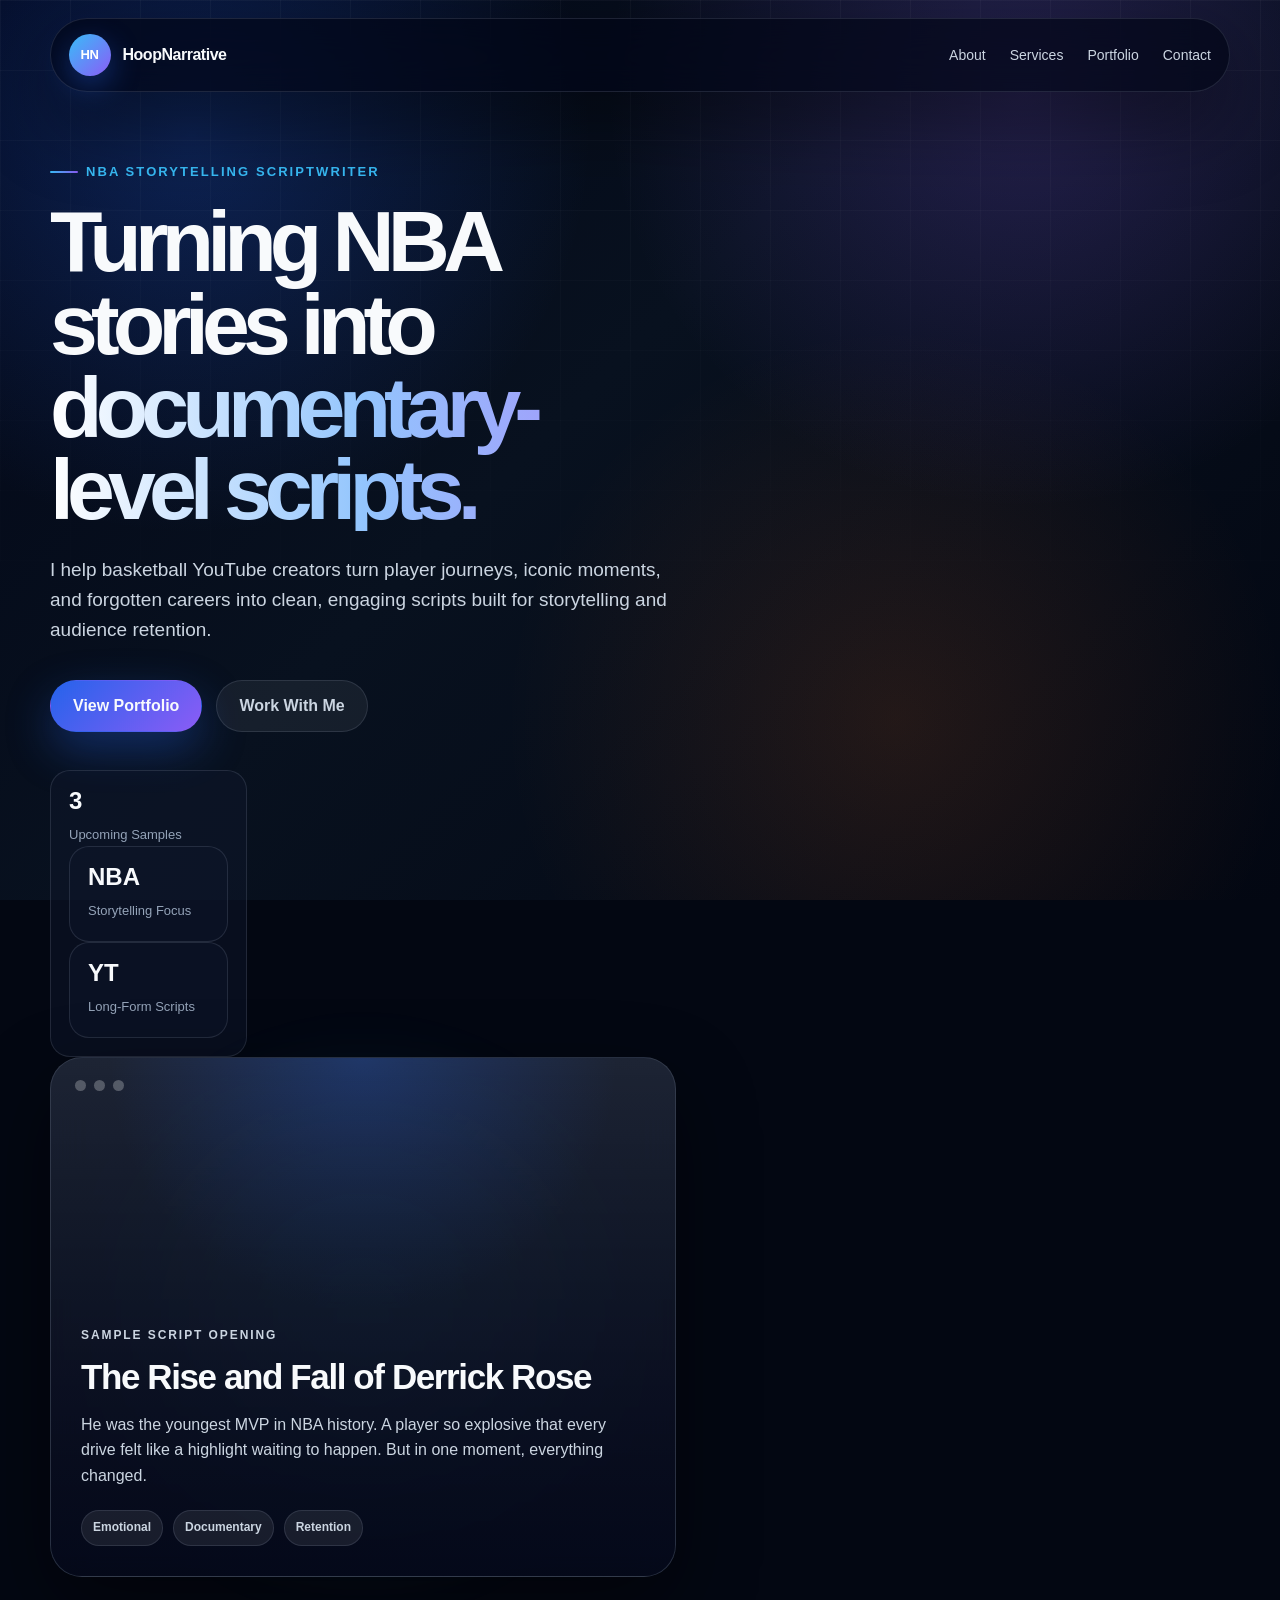
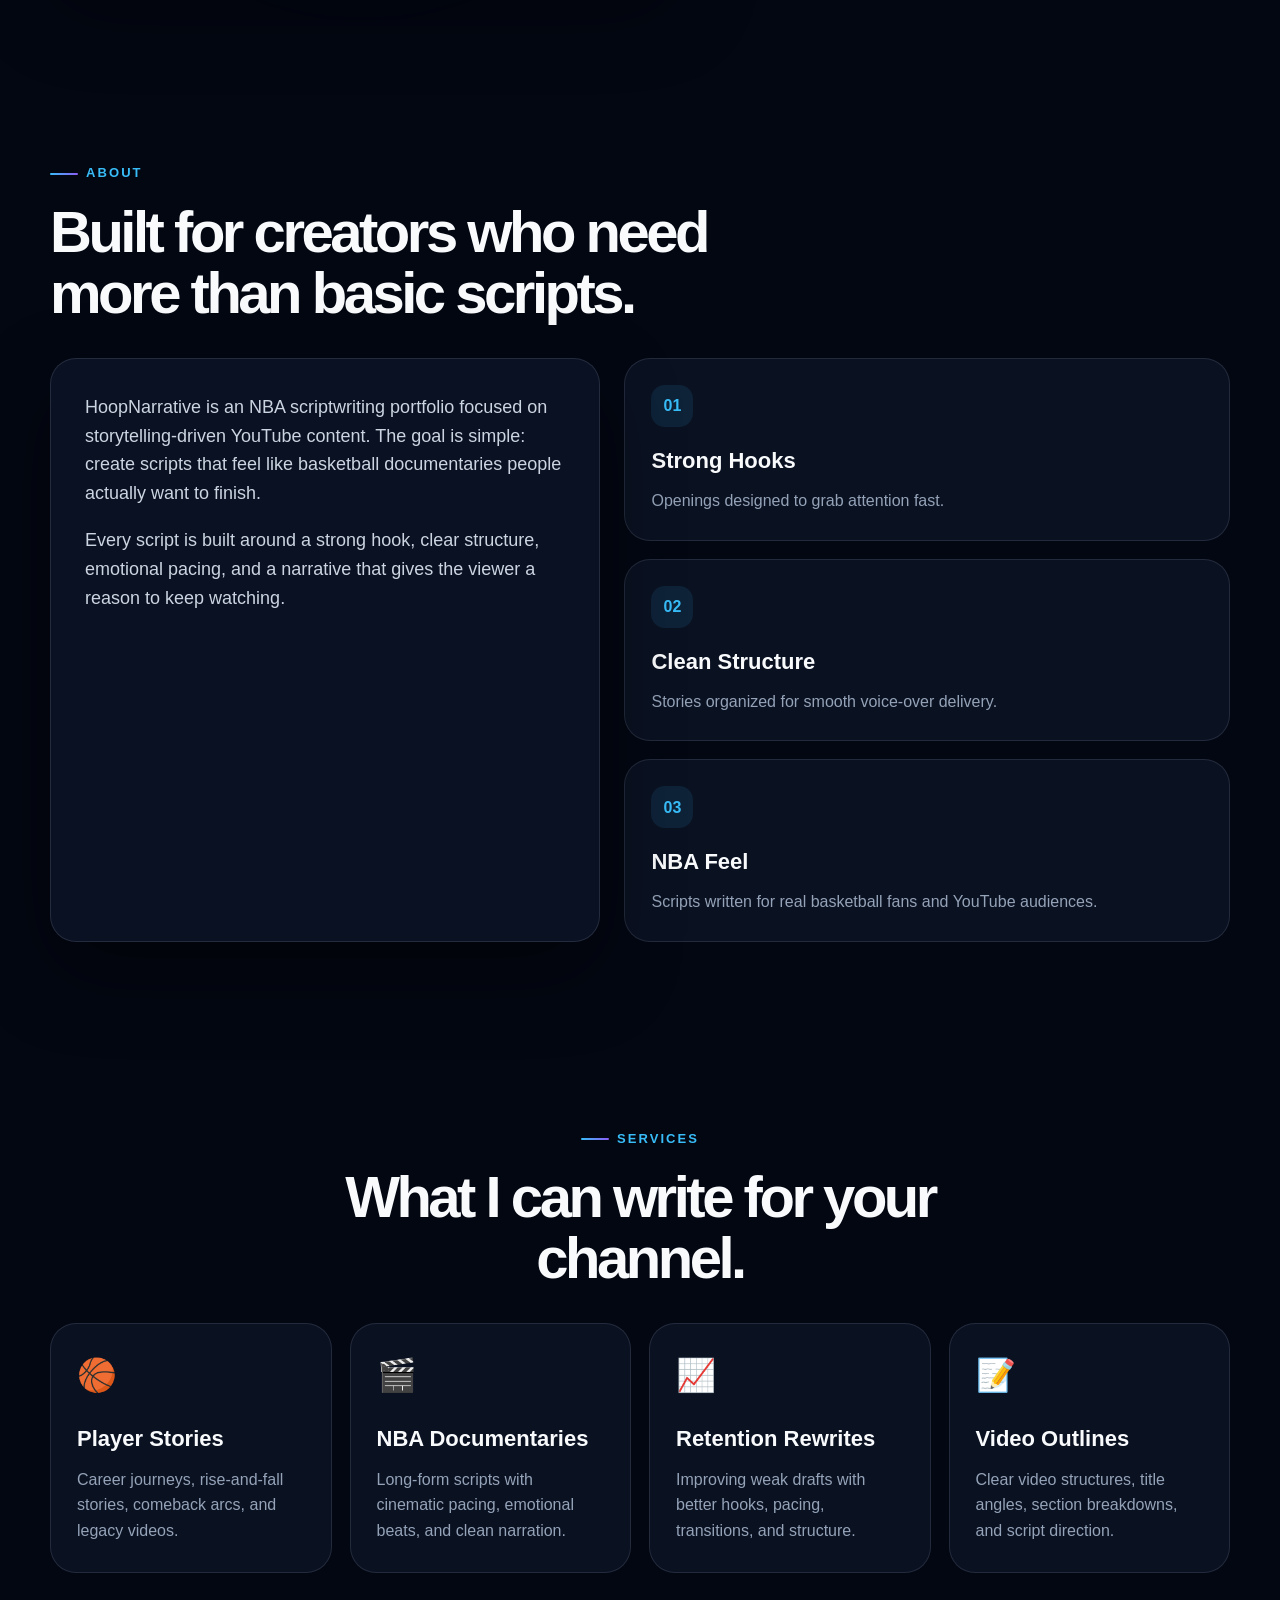
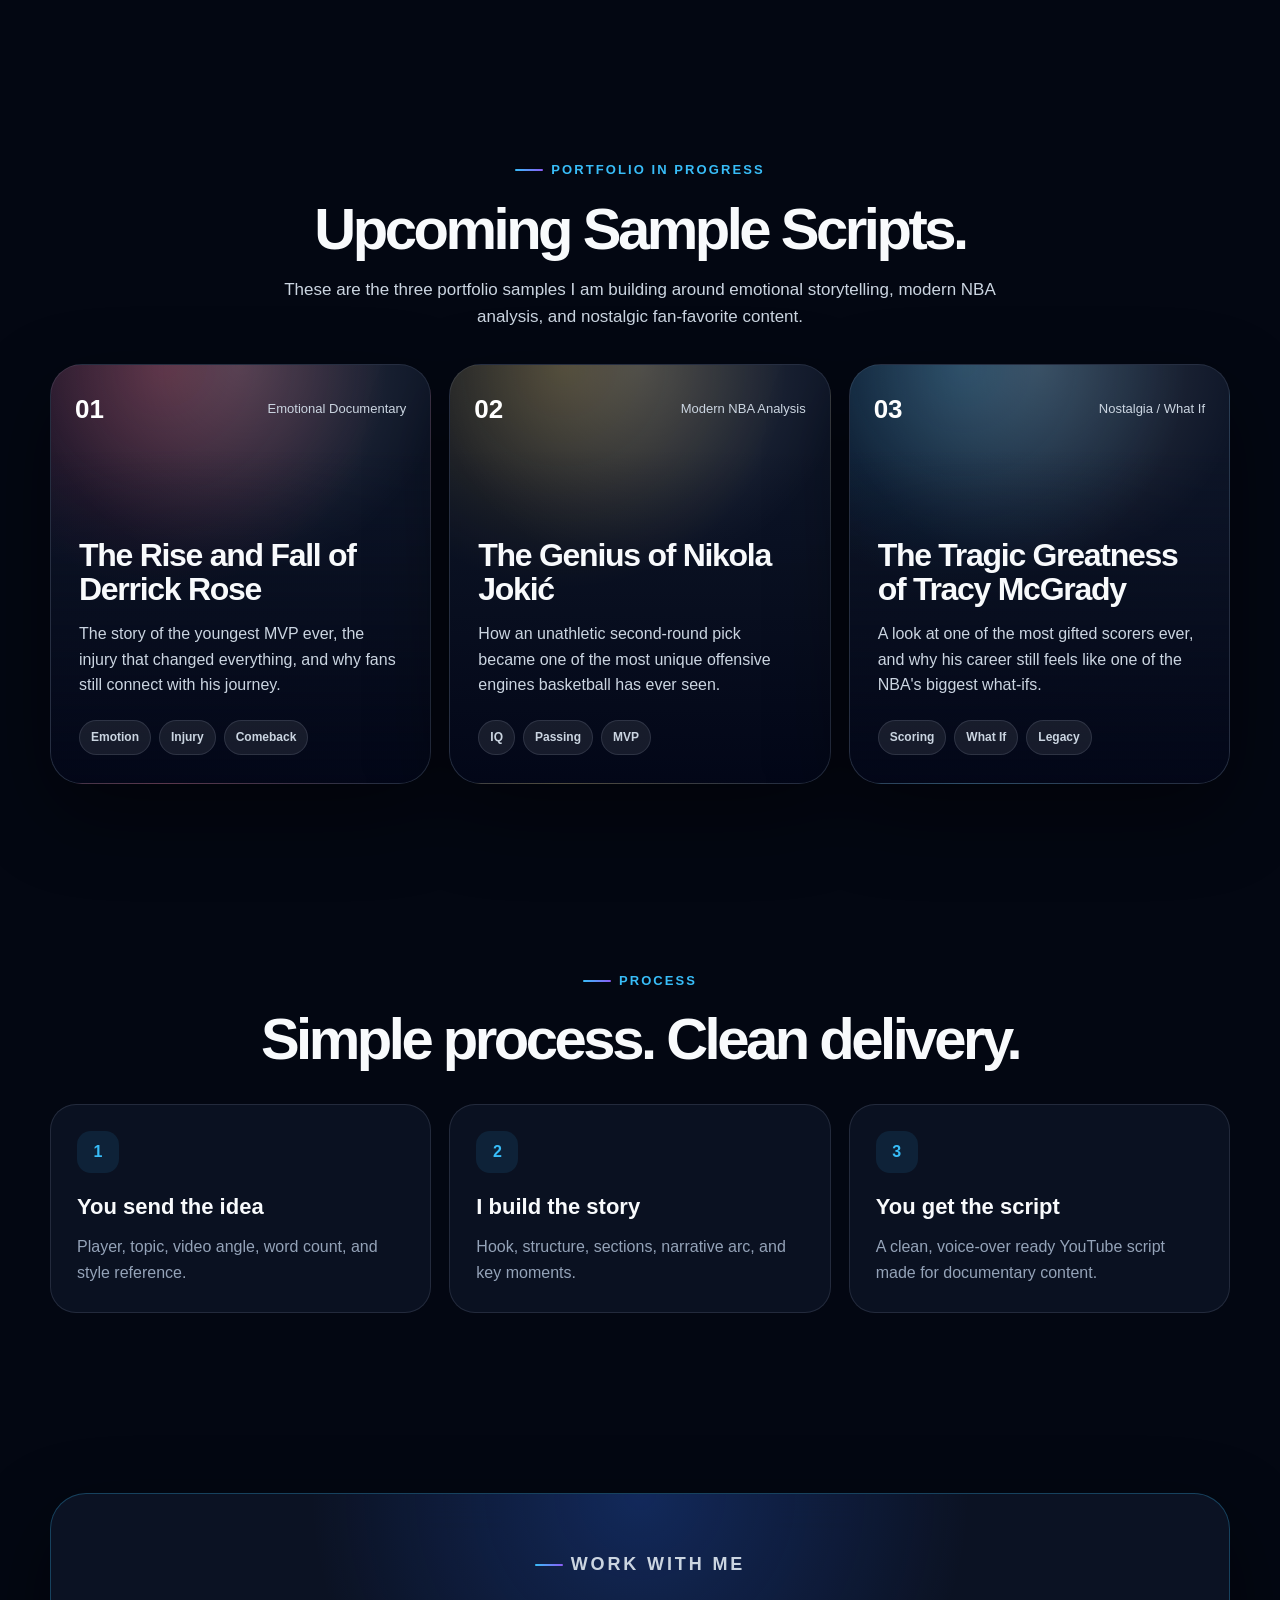
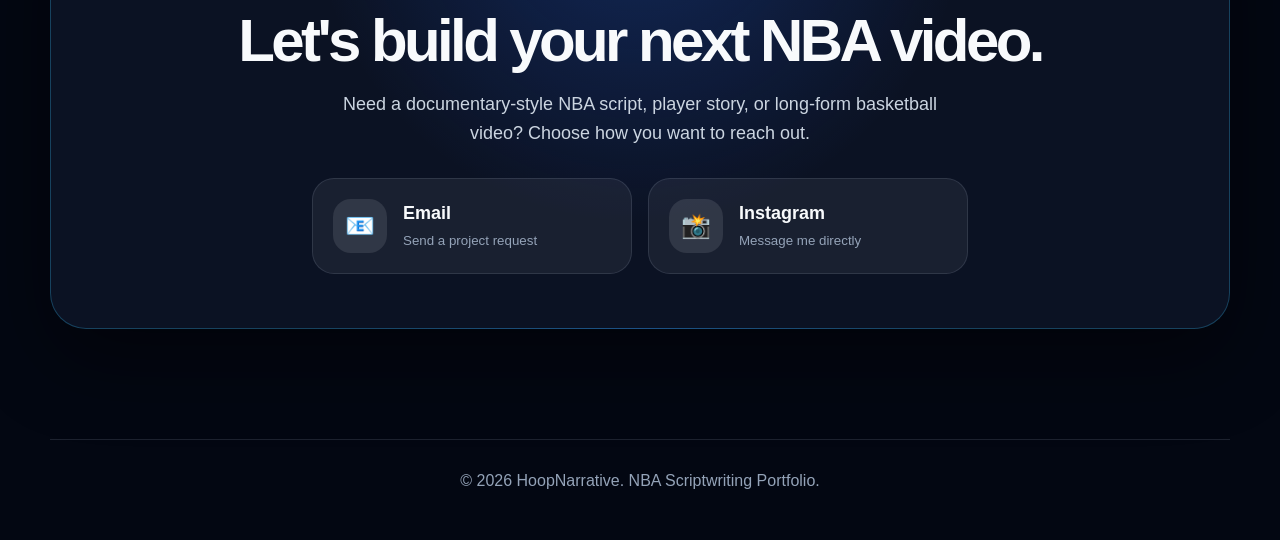
<file: index.html>
<!DOCTYPE html>
<html lang="en">
<head>
  <meta charset="UTF-8" />
  <meta name="viewport" content="width=device-width, initial-scale=1.0" />

  <title>HoopNarrative | NBA Scriptwriter</title>
  <meta name="description" content="NBA scriptwriter focused on storytelling-driven YouTube videos, documentary scripts, player stories, and high-retention basketball content." />

  <link rel="stylesheet" href="style.css" />
</head>

<body>
  <div class="site-bg"></div>

  <nav class="navbar">
    <a href="#" class="logo">
      <span class="logo-mark">HN</span>
      <span>HoopNarrative</span>
    </a>

    <div class="nav-links">
      <a href="#about">About</a>
      <a href="#services">Services</a>
      <a href="#portfolio">Portfolio</a>
      <a href="#contact">Contact</a>
    </div>
  </nav>

  <main>
    <!-- HERO -->
    <section class="hero">
      <div class="hero-content reveal">
        <p class="eyebrow">NBA Storytelling Scriptwriter</p>

        <h1>
          Turning NBA stories into
          <span>documentary-level scripts.</span>
        </h1>

        <p class="hero-text">
          I help basketball YouTube creators turn player journeys, iconic moments,
          and forgotten careers into clean, engaging scripts built for storytelling
          and audience retention.
        </p>

        <div class="hero-buttons">
          <a href="#portfolio" class="btn primary">View Portfolio</a>
          <a href="#contact" class="btn secondary">Work With Me</a>
        </div>

        <div class="hero-stats">
          <div>
            <strong>3</strong>
<span>Upcoming Samples</span>
            <div>
            <strong>NBA</strong>
            <span>Storytelling Focus</span>
          </div>
          <div>
            <strong>YT</strong>
            <span>Long-Form Scripts</span>
          </div>
        </div>
      </div>

      <div class="hero-card reveal">
        <div class="script-preview">
          <div class="preview-top">
            <span class="dot"></span>
            <span class="dot"></span>
            <span class="dot"></span>
          </div>

          <p class="preview-label">Sample Script Opening</p>

          <h3>The Rise and Fall of Derrick Rose</h3>

          <p>
            He was the youngest MVP in NBA history. A player so explosive that
            every drive felt like a highlight waiting to happen. But in one moment,
            everything changed.
          </p>

          <div class="preview-tags">
            <span>Emotional</span>
            <span>Documentary</span>
            <span>Retention</span>
          </div>
        </div>
      </div>
    </section>

    <!-- ABOUT -->
    <section class="section reveal" id="about">
      <div class="section-heading">
        <p class="eyebrow">About</p>
        <h2>Built for creators who need more than basic scripts.</h2>
      </div>

      <div class="about-grid">
        <div class="about-text glass">
          <p>
            HoopNarrative is an NBA scriptwriting portfolio focused on storytelling-driven
            YouTube content. The goal is simple: create scripts that feel like basketball
            documentaries people actually want to finish.
          </p>

          <p>
            Every script is built around a strong hook, clear structure, emotional pacing,
            and a narrative that gives the viewer a reason to keep watching.
          </p>
        </div>

        <div class="about-points">
          <div class="mini-card">
            <span>01</span>
            <h3>Strong Hooks</h3>
            <p>Openings designed to grab attention fast.</p>
          </div>

          <div class="mini-card">
            <span>02</span>
            <h3>Clean Structure</h3>
            <p>Stories organized for smooth voice-over delivery.</p>
          </div>

          <div class="mini-card">
            <span>03</span>
            <h3>NBA Feel</h3>
            <p>Scripts written for real basketball fans and YouTube audiences.</p>
          </div>
        </div>
      </div>
    </section>

    <!-- SERVICES -->
    <section class="section reveal" id="services">
      <div class="section-heading center">
        <p class="eyebrow">Services</p>
        <h2>What I can write for your channel.</h2>
      </div>

      <div class="service-grid">
        <div class="service-card">
          <div class="icon">🏀</div>
          <h3>Player Stories</h3>
          <p>Career journeys, rise-and-fall stories, comeback arcs, and legacy videos.</p>
        </div>

        <div class="service-card">
          <div class="icon">🎬</div>
          <h3>NBA Documentaries</h3>
          <p>Long-form scripts with cinematic pacing, emotional beats, and clean narration.</p>
        </div>

        <div class="service-card">
          <div class="icon">📈</div>
          <h3>Retention Rewrites</h3>
          <p>Improving weak drafts with better hooks, pacing, transitions, and structure.</p>
        </div>

        <div class="service-card">
          <div class="icon">📝</div>
          <h3>Video Outlines</h3>
          <p>Clear video structures, title angles, section breakdowns, and script direction.</p>
        </div>
      </div>
    </section>

    <!-- PORTFOLIO -->
    <section class="section reveal" id="portfolio">
      <div class="section-heading center">
       <p class="eyebrow">Portfolio In Progress</p>
     <h2>Upcoming Sample Scripts.</h2>
        <p class="section-subtitle">
          These are the three portfolio samples I am building around emotional storytelling,
          modern NBA analysis, and nostalgic fan-favorite content.
        </p>
      </div>

      <div class="portfolio-grid">
        <article class="portfolio-card rose">
          <div class="card-top">
            <span>01</span>
            <p>Emotional Documentary</p>
          </div>

          <h3>The Rise and Fall of Derrick Rose</h3>

          <p>
            The story of the youngest MVP ever, the injury that changed everything,
            and why fans still connect with his journey.
          </p>

          <div class="portfolio-tags">
            <span>Emotion</span>
            <span>Injury</span>
            <span>Comeback</span>
          </div>
        </article>

        <article class="portfolio-card jokic">
          <div class="card-top">
            <span>02</span>
            <p>Modern NBA Analysis</p>
          </div>

          <h3>The Genius of Nikola Jokić</h3>

          <p>
            How an unathletic second-round pick became one of the most unique
            offensive engines basketball has ever seen.
          </p>

          <div class="portfolio-tags">
            <span>IQ</span>
            <span>Passing</span>
            <span>MVP</span>
          </div>
        </article>

        <article class="portfolio-card tmac">
          <div class="card-top">
            <span>03</span>
            <p>Nostalgia / What If</p>
          </div>

          <h3>The Tragic Greatness of Tracy McGrady</h3>

          <p>
            A look at one of the most gifted scorers ever, and why his career still feels
            like one of the NBA's biggest what-ifs.
          </p>

          <div class="portfolio-tags">
            <span>Scoring</span>
            <span>What If</span>
            <span>Legacy</span>
          </div>
        </article>
      </div>
    </section>

    <!-- PROCESS -->
    <section class="section reveal">
      <div class="section-heading center">
        <p class="eyebrow">Process</p>
        <h2>Simple process. Clean delivery.</h2>
      </div>

      <div class="process">
        <div class="process-step">
          <span>1</span>
          <h3>You send the idea</h3>
          <p>Player, topic, video angle, word count, and style reference.</p>
        </div>

        <div class="process-step">
          <span>2</span>
          <h3>I build the story</h3>
          <p>Hook, structure, sections, narrative arc, and key moments.</p>
        </div>

        <div class="process-step">
          <span>3</span>
          <h3>You get the script</h3>
          <p>A clean, voice-over ready YouTube script made for documentary content.</p>
        </div>
      </div>
    </section>

    <!-- CONTACT -->
    <section class="section contact-section reveal" id="contact">
      <div class="contact-box">
        <p class="eyebrow">Work With Me</p>

        <h2>Let's build your next NBA video.</h2>

        <p>
          Need a documentary-style NBA script, player story, or long-form basketball video?
          Choose how you want to reach out.
        </p>

        <div class="contact-buttons">
          <a href="mailto:vaandrianidis@gmail.com" class="contact-card">
            <span>📧</span>
            <div>
              <strong>Email</strong>
              <small>Send a project request</small>
            </div>
          </a>

          <a href="https://instagram.com/_vaggelisn" target="_blank" class="contact-card">
            <span>📸</span>
            <div>
              <strong>Instagram</strong>
              <small>Message me directly</small>
            </div>
          </a>
        </div>
      </div>
    </section>
  </main>

  <footer>
    <p>© 2026 HoopNarrative. NBA Scriptwriting Portfolio.</p>
  </footer>

  <script src="script.js"></script>
</body>
</html>
</file>
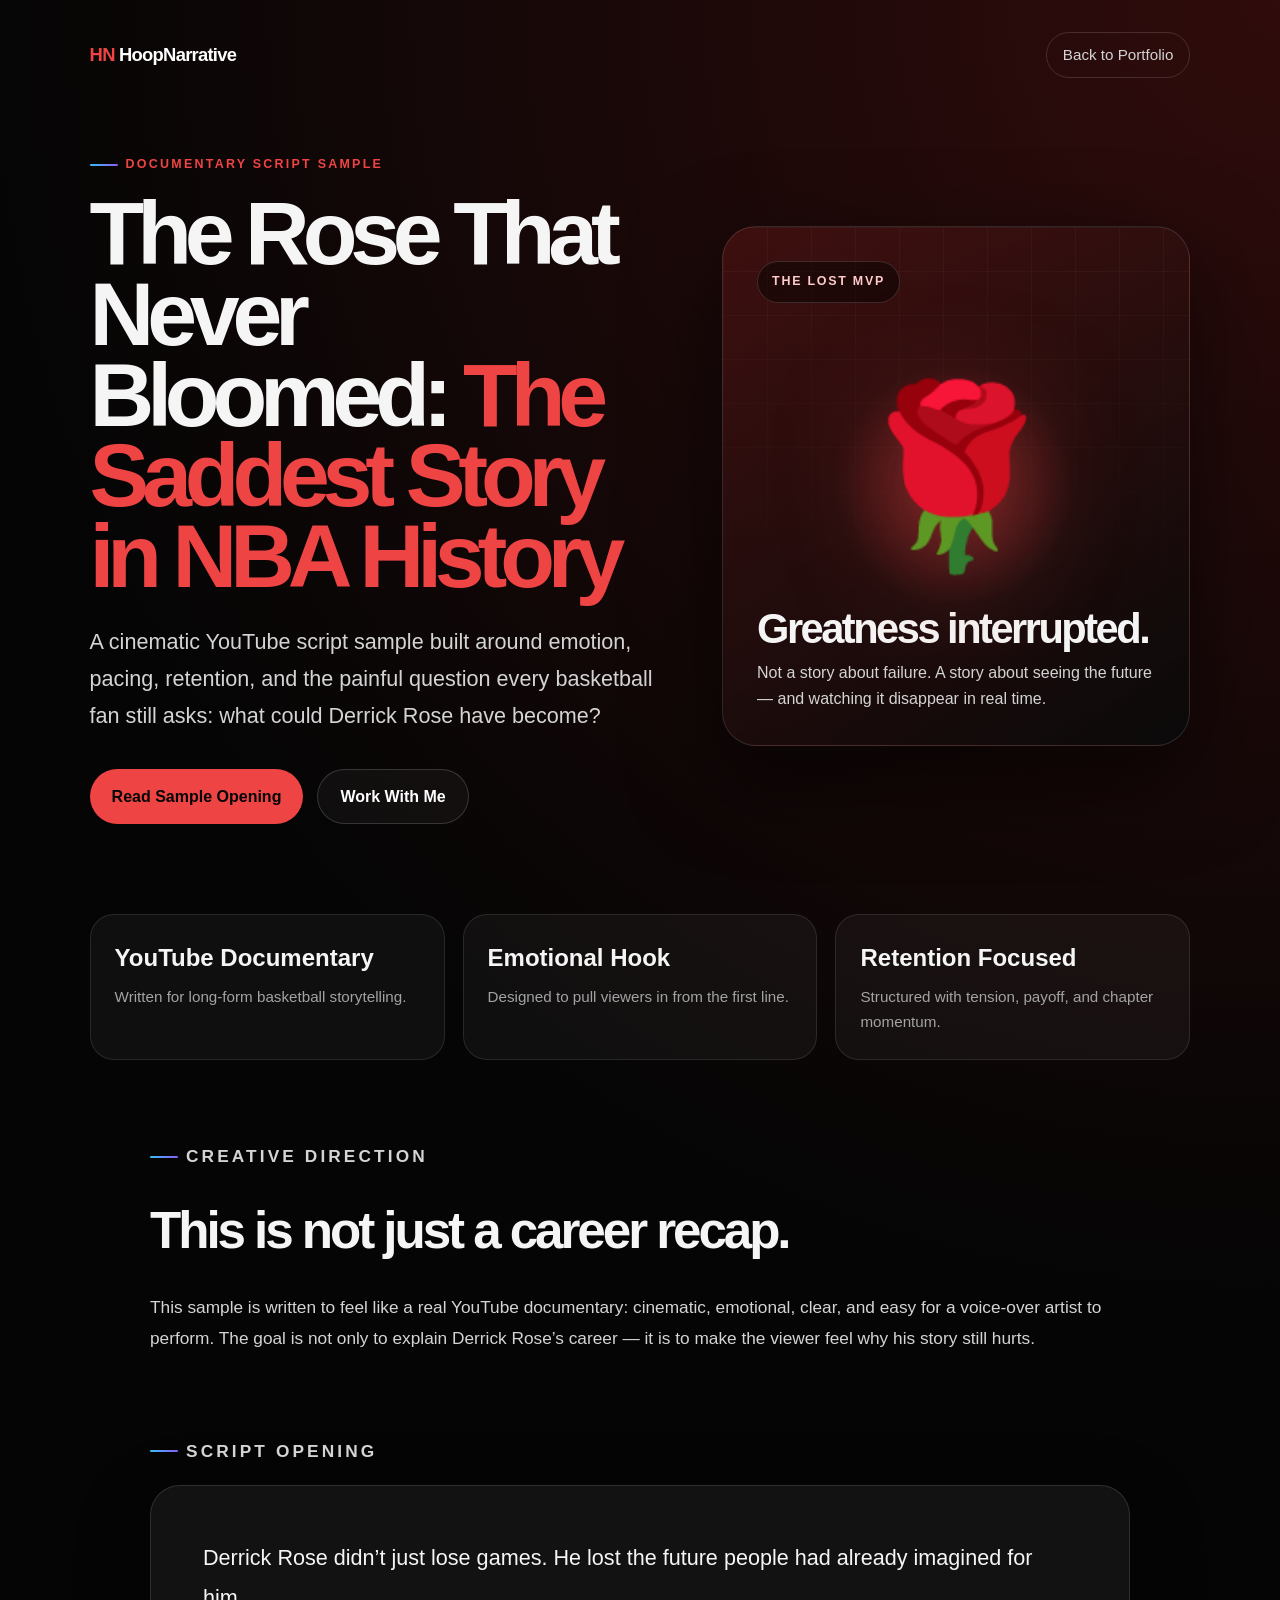
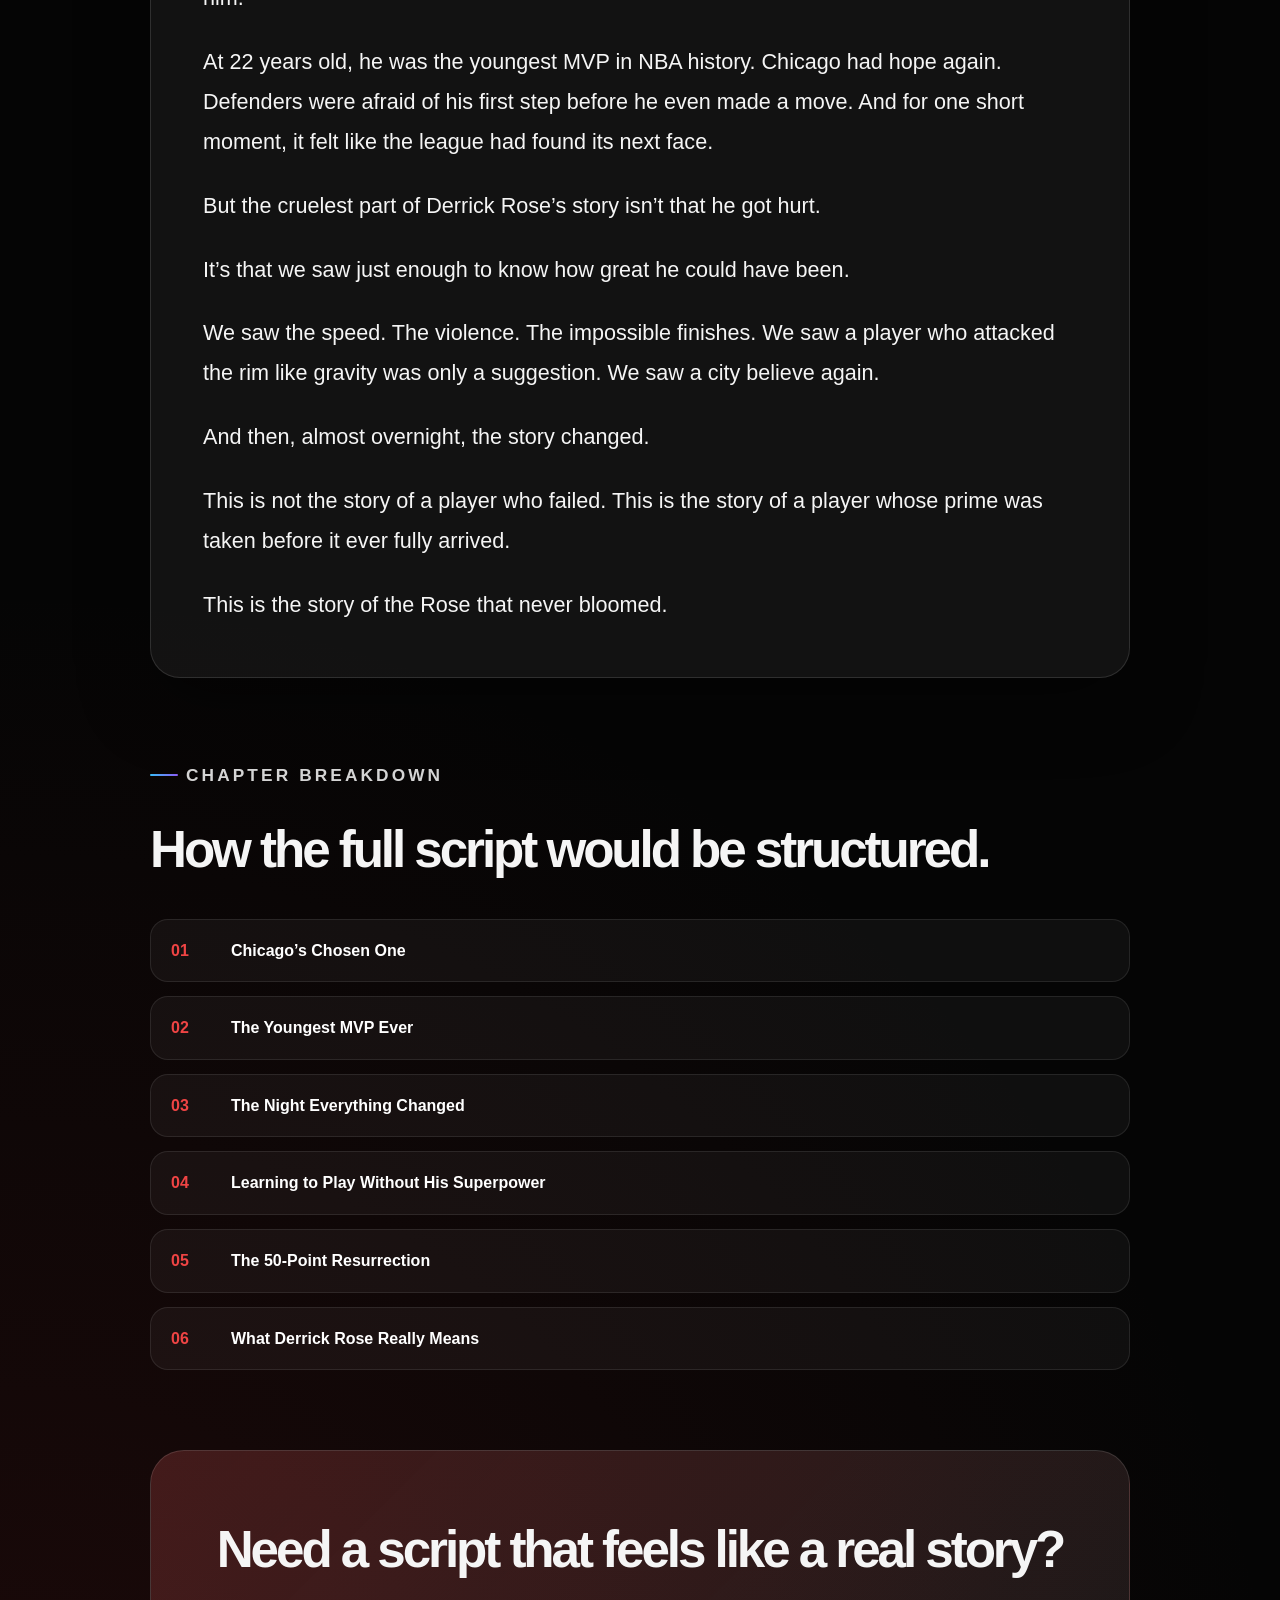
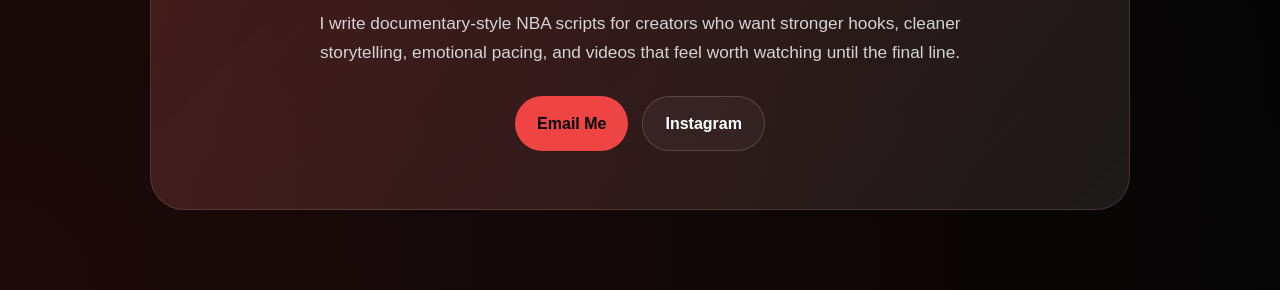
<file: rose.html>
<!DOCTYPE html>
<html lang="en">
<head>
  <meta charset="UTF-8" />
  <meta name="viewport" content="width=device-width, initial-scale=1.0" />

  <title>The Rose That Never Bloomed | HoopNarrative</title>

  <meta
    name="description"
    content="A documentary-style NBA script sample by HoopNarrative about Derrick Rose, lost greatness, injuries, legacy, and one of basketball's most emotional what-if stories."
  />

  <link rel="stylesheet" href="style.css" />

  <style>
    body {
      background:
        radial-gradient(circle at top right, rgba(220, 38, 38, 0.20), transparent 35%),
        radial-gradient(circle at bottom left, rgba(127, 29, 29, 0.20), transparent 35%),
        #050505;
      color: #f5f5f5;
    }

    .sample-page {
      min-height: 100vh;
      padding: 32px 7vw 80px;
    }

    .sample-nav {
      display: flex;
      justify-content: space-between;
      align-items: center;
      margin-bottom: 70px;
    }

    .sample-logo {
      color: #ffffff;
      text-decoration: none;
      font-weight: 800;
      letter-spacing: -0.04em;
      font-size: 1.15rem;
    }

    .sample-logo span {
      color: #ef4444;
    }

    .back-link {
      color: #d4d4d4;
      text-decoration: none;
      font-size: 0.95rem;
      border: 1px solid rgba(255, 255, 255, 0.14);
      padding: 10px 16px;
      border-radius: 999px;
      transition: 0.25s ease;
    }

    .back-link:hover {
      color: #ffffff;
      border-color: rgba(239, 68, 68, 0.7);
      background: rgba(239, 68, 68, 0.08);
    }

    .sample-hero {
      display: grid;
      grid-template-columns: 1.1fr 0.9fr;
      gap: 60px;
      align-items: center;
      margin-bottom: 90px;
    }

    .eyebrow {
      color: #ef4444;
      text-transform: uppercase;
      letter-spacing: 0.18em;
      font-size: 0.78rem;
      font-weight: 800;
      margin-bottom: 18px;
    }

    .sample-hero h1 {
      font-size: clamp(3rem, 7vw, 6.5rem);
      line-height: 0.9;
      letter-spacing: -0.08em;
      margin: 0 0 28px;
      max-width: 900px;
    }

    .sample-hero h1 span {
      color: #ef4444;
    }

    .sample-subtitle {
      color: #d4d4d4;
      font-size: clamp(1.05rem, 2vw, 1.35rem);
      line-height: 1.7;
      max-width: 700px;
      margin-bottom: 34px;
    }

    .sample-actions {
      display: flex;
      gap: 14px;
      flex-wrap: wrap;
    }

    .sample-btn {
      display: inline-flex;
      align-items: center;
      justify-content: center;
      padding: 14px 22px;
      border-radius: 999px;
      text-decoration: none;
      font-weight: 800;
      transition: 0.25s ease;
    }

    .sample-btn.primary {
      background: #ef4444;
      color: #050505;
    }

    .sample-btn.primary:hover {
      transform: translateY(-2px);
      background: #f87171;
    }

    .sample-btn.secondary {
      border: 1px solid rgba(255, 255, 255, 0.16);
      color: #ffffff;
      background: rgba(255, 255, 255, 0.04);
    }

    .sample-btn.secondary:hover {
      border-color: rgba(239, 68, 68, 0.7);
      background: rgba(239, 68, 68, 0.08);
    }

    .rose-card {
      position: relative;
      min-height: 520px;
      border-radius: 34px;
      overflow: hidden;
      border: 1px solid rgba(255, 255, 255, 0.12);
      background:
        radial-gradient(circle at center, rgba(239, 68, 68, 0.35), transparent 34%),
        linear-gradient(145deg, rgba(127, 29, 29, 0.35), rgba(10, 10, 10, 0.95));
      box-shadow: 0 30px 90px rgba(0, 0, 0, 0.55);
    }

    .rose-card::before {
      content: "";
      position: absolute;
      inset: 0;
      background:
        linear-gradient(rgba(255,255,255,0.035) 1px, transparent 1px),
        linear-gradient(90deg, rgba(255,255,255,0.035) 1px, transparent 1px);
      background-size: 44px 44px;
      mask-image: linear-gradient(to bottom, black, transparent 80%);
      -webkit-mask-image: linear-gradient(to bottom, black, transparent 80%);
    }

    .rose-card-content {
      position: absolute;
      inset: 0;
      display: flex;
      flex-direction: column;
      justify-content: space-between;
      padding: 34px;
      z-index: 2;
    }

    .rose-label {
      align-self: flex-start;
      padding: 10px 14px;
      border-radius: 999px;
      background: rgba(0, 0, 0, 0.45);
      border: 1px solid rgba(255, 255, 255, 0.14);
      color: #fecaca;
      font-weight: 800;
      font-size: 0.78rem;
      letter-spacing: 0.14em;
    }

    .rose-symbol {
      font-size: 11rem;
      line-height: 1;
      filter: drop-shadow(0 30px 60px rgba(239, 68, 68, 0.35));
      text-align: center;
      margin-top: 40px;
    }

    .rose-card-bottom h2 {
      font-size: 2.6rem;
      line-height: 0.95;
      margin: 0 0 12px;
      letter-spacing: -0.06em;
    }

    .rose-card-bottom p {
      color: #d4d4d4;
      margin: 0;
      line-height: 1.6;
    }

    .sample-stats {
      display: grid;
      grid-template-columns: repeat(3, 1fr);
      gap: 18px;
      margin-bottom: 80px;
    }

    .sample-stat {
      padding: 24px;
      border-radius: 24px;
      background: rgba(255, 255, 255, 0.045);
      border: 1px solid rgba(255, 255, 255, 0.10);
    }

    .sample-stat strong {
      display: block;
      font-size: 1.5rem;
      margin-bottom: 6px;
    }

    .sample-stat span {
      color: #a3a3a3;
      font-size: 0.95rem;
    }

    .sample-section {
      max-width: 980px;
      margin: 0 auto 80px;
    }

    .sample-section h2 {
      font-size: clamp(2rem, 4vw, 3.4rem);
      letter-spacing: -0.06em;
      margin: 0 0 20px;
    }

    .sample-section p {
      color: #d4d4d4;
      font-size: 1.08rem;
      line-height: 1.8;
    }

    .script-box {
      background: rgba(255, 255, 255, 0.055);
      border: 1px solid rgba(255, 255, 255, 0.12);
      border-radius: 30px;
      padding: clamp(26px, 5vw, 52px);
      box-shadow: 0 24px 70px rgba(0, 0, 0, 0.35);
    }

    .script-box p {
      color: #f5f5f5;
      font-size: clamp(1.1rem, 2vw, 1.35rem);
      line-height: 1.85;
      margin-bottom: 24px;
    }

    .script-box p:last-child {
      margin-bottom: 0;
    }

    .chapters {
      display: grid;
      gap: 14px;
      margin-top: 28px;
    }

    .chapter {
      display: flex;
      gap: 18px;
      align-items: center;
      padding: 18px 20px;
      border-radius: 18px;
      background: rgba(255, 255, 255, 0.045);
      border: 1px solid rgba(255, 255, 255, 0.09);
    }

    .chapter-number {
      color: #ef4444;
      font-weight: 900;
      min-width: 42px;
    }

    .chapter-title {
      color: #ffffff;
      font-weight: 800;
    }

    .cta-box {
      max-width: 980px;
      margin: 0 auto;
      padding: clamp(32px, 6vw, 58px);
      border-radius: 34px;
      background:
        linear-gradient(135deg, rgba(239, 68, 68, 0.18), rgba(255, 255, 255, 0.045)),
        rgba(255, 255, 255, 0.04);
      border: 1px solid rgba(255, 255, 255, 0.12);
      text-align: center;
    }

    .cta-box h2 {
      font-size: clamp(2rem, 4vw, 3.5rem);
      letter-spacing: -0.06em;
      margin: 0 0 18px;
    }

    .cta-box p {
      max-width: 680px;
      margin: 0 auto 28px;
      color: #d4d4d4;
      font-size: 1.08rem;
      line-height: 1.7;
    }

    @media (max-width: 900px) {
      .sample-hero {
        grid-template-columns: 1fr;
      }

      .sample-stats {
        grid-template-columns: 1fr;
      }

      .rose-card {
        min-height: 440px;
      }

      .rose-symbol {
        font-size: 8rem;
      }
    }

    @media (max-width: 560px) {
      .sample-page {
        padding: 24px 5vw 64px;
      }

      .sample-nav {
        margin-bottom: 48px;
      }

      .back-link {
        font-size: 0.82rem;
        padding: 9px 12px;
      }

      .sample-actions {
        flex-direction: column;
      }

      .sample-btn {
        width: 100%;
      }
    }
  </style>
</head>

<body>
  <main class="sample-page">
    <nav class="sample-nav">
      <a href="index.html" class="sample-logo"><span>HN</span> HoopNarrative</a>
      <a href="index.html#portfolio" class="back-link">Back to Portfolio</a>
    </nav>

    <section class="sample-hero">
      <div>
        <p class="eyebrow">Documentary Script Sample</p>

        <h1>
          The Rose That Never Bloomed:
          <span>The Saddest Story in NBA History</span>
        </h1>

        <p class="sample-subtitle">
          A cinematic YouTube script sample built around emotion, pacing, retention,
          and the painful question every basketball fan still asks:
          what could Derrick Rose have become?
        </p>

        <div class="sample-actions">
          <a href="#sample" class="sample-btn primary">Read Sample Opening</a>
          <a href="mailto:vaandrianidis@gmail.com" class="sample-btn secondary">Work With Me</a>
        </div>
      </div>

      <aside class="rose-card">
        <div class="rose-card-content">
          <div class="rose-label">THE LOST MVP</div>

          <div class="rose-symbol">🌹</div>

          <div class="rose-card-bottom">
            <h2>Greatness interrupted.</h2>
            <p>
              Not a story about failure. A story about seeing the future —
              and watching it disappear in real time.
            </p>
          </div>
        </div>
      </aside>
    </section>

    <section class="sample-stats">
      <div class="sample-stat">
        <strong>YouTube Documentary</strong>
        <span>Written for long-form basketball storytelling.</span>
      </div>

      <div class="sample-stat">
        <strong>Emotional Hook</strong>
        <span>Designed to pull viewers in from the first line.</span>
      </div>

      <div class="sample-stat">
        <strong>Retention Focused</strong>
        <span>Structured with tension, payoff, and chapter momentum.</span>
      </div>
    </section>

    <section class="sample-section">
      <p class="eyebrow">Creative Direction</p>

      <h2>This is not just a career recap.</h2>

      <p>
        This sample is written to feel like a real YouTube documentary:
        cinematic, emotional, clear, and easy for a voice-over artist to perform.
        The goal is not only to explain Derrick Rose’s career — it is to make the
        viewer feel why his story still hurts.
      </p>
    </section>

    <section class="sample-section" id="sample">
      <p class="eyebrow">Script Opening</p>

      <div class="script-box">
        <p>
          Derrick Rose didn’t just lose games.
          He lost the future people had already imagined for him.
        </p>

        <p>
          At 22 years old, he was the youngest MVP in NBA history.
          Chicago had hope again. Defenders were afraid of his first step
          before he even made a move. And for one short moment, it felt like
          the league had found its next face.
        </p>

        <p>
          But the cruelest part of Derrick Rose’s story isn’t that he got hurt.
        </p>

        <p>
          It’s that we saw just enough to know how great he could have been.
        </p>

        <p>
          We saw the speed. The violence. The impossible finishes.
          We saw a player who attacked the rim like gravity was only a suggestion.
          We saw a city believe again.
        </p>

        <p>
          And then, almost overnight, the story changed.
        </p>

        <p>
          This is not the story of a player who failed.
          This is the story of a player whose prime was taken before it ever fully arrived.
        </p>

        <p>
          This is the story of the Rose that never bloomed.
        </p>
      </div>
    </section>

    <section class="sample-section">
      <p class="eyebrow">Chapter Breakdown</p>

      <h2>How the full script would be structured.</h2>

      <div class="chapters">
        <div class="chapter">
          <span class="chapter-number">01</span>
          <span class="chapter-title">Chicago’s Chosen One</span>
        </div>

        <div class="chapter">
          <span class="chapter-number">02</span>
          <span class="chapter-title">The Youngest MVP Ever</span>
        </div>

        <div class="chapter">
          <span class="chapter-number">03</span>
          <span class="chapter-title">The Night Everything Changed</span>
        </div>

        <div class="chapter">
          <span class="chapter-number">04</span>
          <span class="chapter-title">Learning to Play Without His Superpower</span>
        </div>

        <div class="chapter">
          <span class="chapter-number">05</span>
          <span class="chapter-title">The 50-Point Resurrection</span>
        </div>

        <div class="chapter">
          <span class="chapter-number">06</span>
          <span class="chapter-title">What Derrick Rose Really Means</span>
        </div>
      </div>
    </section>

    <section class="cta-box">
      <h2>Need a script that feels like a real story?</h2>

      <p>
        I write documentary-style NBA scripts for creators who want stronger hooks,
        cleaner storytelling, emotional pacing, and videos that feel worth watching
        until the final line.
      </p>

      <div class="sample-actions" style="justify-content: center;">
        <a href="mailto:vaandrianidis@gmail.com" class="sample-btn primary">Email Me</a>
        <a href="https://instagram.com/_vaggelisn" class="sample-btn secondary">Instagram</a>
      </div>
    </section>
  </main>

  <script src="script.js"></script>
</body>
</html>
</file>
<file: style.css>
:root {
  --bg: #030712;
  --bg-soft: #08111f;
  --card: rgba(15, 23, 42, 0.72);
  --card-strong: rgba(15, 23, 42, 0.92);
  --border: rgba(148, 163, 184, 0.18);
  --text: #f8fafc;
  --muted: #94a3b8;
  --muted-2: #cbd5e1;
  --blue: #38bdf8;
  --blue-strong: #2563eb;
  --purple: #8b5cf6;
  --orange: #f97316;
  --green: #22c55e;
  --shadow: 0 30px 80px rgba(0, 0, 0, 0.45);
  --radius: 26px;
}

* {
  margin: 0;
  padding: 0;
  box-sizing: border-box;
}

html {
  scroll-behavior: smooth;
}

body {
  font-family: Inter, Arial, Helvetica, sans-serif;
  background: var(--bg);
  color: var(--text);
  line-height: 1.6;
  overflow-x: hidden;
}

a {
  color: inherit;
  text-decoration: none;
}

.site-bg {
  position: fixed;
  inset: 0;
  z-index: -2;
  background:
    radial-gradient(circle at 15% 15%, rgba(37, 99, 235, 0.28), transparent 30%),
    radial-gradient(circle at 80% 10%, rgba(139, 92, 246, 0.22), transparent 32%),
    radial-gradient(circle at 70% 80%, rgba(249, 115, 22, 0.12), transparent 34%),
    linear-gradient(135deg, #020617 0%, #08111f 45%, #030712 100%);
}

.site-bg::after {
  content: "";
  position: absolute;
  inset: 0;
  background-image:
    linear-gradient(rgba(255,255,255,0.035) 1px, transparent 1px),
    linear-gradient(90deg, rgba(255,255,255,0.035) 1px, transparent 1px);
  background-size: 70px 70px;
  mask-image: linear-gradient(to bottom, black, transparent 75%);
}

.navbar {
  width: min(1180px, calc(100% - 32px));
  height: 74px;
  position: fixed;
  top: 18px;
  left: 50%;
  transform: translateX(-50%);
  z-index: 50;
  display: flex;
  align-items: center;
  justify-content: space-between;
  padding: 0 18px;
  border: 1px solid var(--border);
  background: rgba(2, 6, 23, 0.72);
  backdrop-filter: blur(18px);
  -webkit-backdrop-filter: blur(18px);
  border-radius: 999px;
  box-shadow: var(--shadow);
}

.logo {
  display: flex;
  align-items: center;
  gap: 12px;
  font-weight: 800;
  letter-spacing: -0.03em;
}

.logo-mark {
  width: 42px;
  height: 42px;
  display: grid;
  place-items: center;
  border-radius: 50%;
  background: linear-gradient(135deg, var(--blue), var(--purple));
  color: white;
  font-size: 13px;
  font-weight: 900;
  box-shadow: 0 10px 30px rgba(37, 99, 235, 0.4);
}

.nav-links {
  display: flex;
  align-items: center;
  gap: 24px;
  color: var(--muted-2);
  font-size: 14px;
}

.nav-links a {
  transition: 0.25s ease;
}

.nav-links a:hover {
  color: white;
}

.hero {
  min-height: 100vh;
  width: min(1180px, calc(100% - 32px));
  margin: 0 auto;
  padding: 155px 0 90px;
  display: grid;
  grid-template-columns: 1.1fr 0.9fr;
  gap: 42px;
  align-items: center;
}

.eyebrow {
  display: inline-flex;
  align-items: center;
  gap: 8px;
  margin-bottom: 18px;
  color: var(--blue);
  font-size: 13px;
  font-weight: 800;
  letter-spacing: 0.16em;
  text-transform: uppercase;
}

.eyebrow::before {
  content: "";
  width: 28px;
  height: 2px;
  background: linear-gradient(90deg, var(--blue), var(--purple));
  border-radius: 99px;
}

.hero h1 {
  max-width: 850px;
  font-size: clamp(46px, 7vw, 86px);
  line-height: 0.96;
  letter-spacing: -0.08em;
  margin-bottom: 24px;
}

.hero h1 span {
  display: block;
  background: linear-gradient(90deg, #ffffff, #93c5fd, #a78bfa);
  -webkit-background-clip: text;
  background-clip: text;
  color: transparent;
}

.hero-text {
  max-width: 650px;
  color: var(--muted-2);
  font-size: 19px;
  margin-bottom: 34px;
}

.hero-buttons {
  display: flex;
  gap: 14px;
  flex-wrap: wrap;
  margin-bottom: 38px;
}

.btn {
  display: inline-flex;
  align-items: center;
  justify-content: center;
  min-height: 52px;
  padding: 0 22px;
  border-radius: 999px;
  font-weight: 800;
  transition: 0.25s ease;
  border: 1px solid transparent;
}

.btn.primary {
  background: linear-gradient(135deg, var(--blue-strong), var(--purple));
  box-shadow: 0 18px 45px rgba(37, 99, 235, 0.35);
}

.btn.primary:hover {
  transform: translateY(-3px);
  box-shadow: 0 26px 60px rgba(37, 99, 235, 0.48);
}

.btn.secondary {
  background: rgba(255,255,255,0.06);
  border-color: var(--border);
  color: var(--muted-2);
}

.btn.secondary:hover {
  background: rgba(255,255,255,0.12);
  color: white;
  transform: translateY(-3px);
}

.hero-stats {
  display: grid;
  grid-template-columns: repeat(3, minmax(0, 1fr));
  gap: 14px;
  max-width: 620px;
}

.hero-stats div {
  padding: 18px;
  border: 1px solid var(--border);
  border-radius: 20px;
  background: rgba(15, 23, 42, 0.5);
}

.hero-stats strong {
  display: block;
  font-size: 24px;
  line-height: 1;
  margin-bottom: 8px;
}

.hero-stats span {
  color: var(--muted);
  font-size: 13px;
}

.hero-card {
  position: relative;
}

.hero-card::before {
  content: "";
  position: absolute;
  inset: -30px;
  background: radial-gradient(circle, rgba(56, 189, 248, 0.20), transparent 65%);
  z-index: -1;
  filter: blur(20px);
}

.script-preview {
  position: relative;
  min-height: 520px;
  display: flex;
  flex-direction: column;
  justify-content: flex-end;
  padding: 30px;
  border-radius: 32px;
  border: 1px solid var(--border);
  background:
    linear-gradient(180deg, rgba(255,255,255,0.08), rgba(255,255,255,0.02)),
    rgba(15, 23, 42, 0.72);
  backdrop-filter: blur(20px);
  -webkit-backdrop-filter: blur(20px);
  box-shadow: var(--shadow);
  overflow: hidden;
}

.script-preview::before {
  content: "";
  position: absolute;
  inset: 0;
  background:
    linear-gradient(to bottom, transparent, rgba(2,6,23,0.82)),
    radial-gradient(circle at 50% 0%, rgba(37, 99, 235, 0.28), transparent 42%);
  pointer-events: none;
}

.script-preview > * {
  position: relative;
  z-index: 1;
}

.preview-top {
  position: absolute;
  top: 22px;
  left: 24px;
  display: flex;
  gap: 8px;
}

.dot {
  width: 11px;
  height: 11px;
  border-radius: 50%;
  background: rgba(255,255,255,0.25);
}

.preview-label {
  color: var(--blue);
  font-size: 12px;
  text-transform: uppercase;
  letter-spacing: 0.16em;
  font-weight: 800;
  margin-bottom: 14px;
}

.script-preview h3 {
  font-size: 35px;
  line-height: 1.05;
  letter-spacing: -0.04em;
  margin-bottom: 16px;
}

.script-preview p {
  color: var(--muted-2);
}

.preview-tags {
  display: flex;
  flex-wrap: wrap;
  gap: 10px;
  margin-top: 22px;
}

.preview-tags span,
.portfolio-tags span {
  padding: 7px 11px;
  border-radius: 999px;
  background: rgba(255,255,255,0.08);
  border: 1px solid var(--border);
  color: var(--muted-2);
  font-size: 12px;
  font-weight: 700;
}

.section {
  width: min(1180px, calc(100% - 32px));
  margin: 0 auto;
  padding: 90px 0;
}

.section-heading {
  max-width: 760px;
  margin-bottom: 34px;
}

.section-heading.center {
  text-align: center;
  margin-left: auto;
  margin-right: auto;
}

.section-heading h2 {
  font-size: clamp(34px, 5vw, 58px);
  line-height: 1.05;
  letter-spacing: -0.06em;
}

.section-subtitle {
  color: var(--muted-2);
  font-size: 17px;
  margin-top: 16px;
}

.about-grid {
  display: grid;
  grid-template-columns: 1fr 1.1fr;
  gap: 24px;
  align-items: stretch;
}

.glass {
  border: 1px solid var(--border);
  border-radius: var(--radius);
  background: var(--card);
  backdrop-filter: blur(18px);
  -webkit-backdrop-filter: blur(18px);
  box-shadow: var(--shadow);
}

.about-text {
  padding: 34px;
}

.about-text p {
  color: var(--muted-2);
  font-size: 18px;
}

.about-text p + p {
  margin-top: 18px;
}

.about-points {
  display: grid;
  gap: 18px;
}

.mini-card,
.service-card,
.process-step {
  border: 1px solid var(--border);
  border-radius: var(--radius);
  background: rgba(15, 23, 42, 0.68);
  padding: 26px;
  transition: 0.25s ease;
}

.mini-card:hover,
.service-card:hover,
.process-step:hover,
.portfolio-card:hover,
.contact-card:hover {
  transform: translateY(-6px);
  border-color: rgba(56, 189, 248, 0.45);
}

.mini-card span,
.process-step span {
  display: inline-grid;
  place-items: center;
  width: 42px;
  height: 42px;
  border-radius: 14px;
  background: rgba(56, 189, 248, 0.1);
  color: var(--blue);
  font-weight: 900;
  margin-bottom: 16px;
}

.mini-card h3,
.service-card h3,
.process-step h3 {
  font-size: 22px;
  margin-bottom: 10px;
}

.mini-card p,
.service-card p,
.process-step p {
  color: var(--muted);
}

.service-grid {
  display: grid;
  grid-template-columns: repeat(4, 1fr);
  gap: 18px;
}

.service-card {
  min-height: 250px;
}

.icon {
  font-size: 32px;
  margin-bottom: 20px;
}

.portfolio-grid {
  display: grid;
  grid-template-columns: repeat(3, 1fr);
  gap: 18px;
}

.portfolio-card {
  min-height: 420px;
  display: flex;
  flex-direction: column;
  justify-content: flex-end;
  position: relative;
  overflow: hidden;
  padding: 28px;
  border-radius: 32px;
  border: 1px solid var(--border);
  background: var(--card-strong);
  box-shadow: var(--shadow);
  transition: 0.25s ease;
}

.portfolio-card::before {
  content: "";
  position: absolute;
  inset: 0;
  background:
    linear-gradient(to bottom, transparent 20%, rgba(2,6,23,0.95)),
    radial-gradient(circle at top, rgba(255,255,255,0.16), transparent 45%);
  pointer-events: none;
}

.portfolio-card.rose {
  background:
    radial-gradient(circle at 30% 0%, rgba(244, 63, 94, 0.28), transparent 45%),
    rgba(15, 23, 42, 0.92);
}

.portfolio-card.jokic {
  background:
    radial-gradient(circle at 30% 0%, rgba(251, 191, 36, 0.22), transparent 45%),
    rgba(15, 23, 42, 0.92);
}

.portfolio-card.tmac {
  background:
    radial-gradient(circle at 30% 0%, rgba(56, 189, 248, 0.24), transparent 45%),
    rgba(15, 23, 42, 0.92);
}

.portfolio-card > * {
  position: relative;
  z-index: 1;
}

.card-top {
  position: absolute;
  top: 24px;
  left: 24px;
  right: 24px;
  display: flex;
  justify-content: space-between;
  align-items: center;
}

.card-top span {
  color: white;
  font-weight: 900;
  font-size: 26px;
}

.card-top p {
  color: var(--muted);
  font-size: 13px;
}

.portfolio-card h3 {
  font-size: 32px;
  line-height: 1.06;
  letter-spacing: -0.04em;
  margin-bottom: 14px;
}

.portfolio-card p {
  color: var(--muted-2);
}

.portfolio-tags {
  display: flex;
  gap: 8px;
  flex-wrap: wrap;
  margin-top: 22px;
}

.process {
  display: grid;
  grid-template-columns: repeat(3, 1fr);
  gap: 18px;
}

.contact-section {
  padding-bottom: 110px;
}

.contact-box {
  text-align: center;
  padding: 54px 28px;
  border: 1px solid rgba(56, 189, 248, 0.28);
  border-radius: 36px;
  background:
    radial-gradient(circle at 50% 0%, rgba(37, 99, 235, 0.28), transparent 45%),
    rgba(15, 23, 42, 0.74);
  backdrop-filter: blur(20px);
  -webkit-backdrop-filter: blur(20px);
  box-shadow: var(--shadow);
}

.contact-box h2 {
  font-size: clamp(34px, 5vw, 60px);
  line-height: 1.05;
  letter-spacing: -0.06em;
  margin-bottom: 18px;
}

.contact-box > p {
  max-width: 650px;
  margin: 0 auto 30px;
  color: var(--muted-2);
  font-size: 18px;
}

.contact-buttons {
  display: grid;
  grid-template-columns: repeat(2, minmax(220px, 320px));
  justify-content: center;
  gap: 16px;
}

.contact-card {
  display: flex;
  align-items: center;
  gap: 16px;
  text-align: left;
  padding: 20px;
  border-radius: 22px;
  border: 1px solid var(--border);
  background: rgba(255,255,255,0.06);
  transition: 0.25s ease;
}

.contact-card span {
  width: 54px;
  height: 54px;
  display: grid;
  place-items: center;
  border-radius: 18px;
  background: rgba(255,255,255,0.1);
  font-size: 24px;
}

.contact-card strong {
  display: block;
  font-size: 18px;
}

.contact-card small {
  color: var(--muted);
}

footer {
  width: min(1180px, calc(100% - 32px));
  margin: 0 auto;
  padding: 28px 0 46px;
  color: var(--muted);
  border-top: 1px solid var(--border);
  text-align: center;
}

.reveal {
  opacity: 0;
  transform: translateY(24px);
  transition: opacity 0.7s ease, transform 0.7s ease;
}

.reveal.visible {
  opacity: 1;
  transform: translateY(0);
}

@media (max-width: 980px) {
  .hero {
    grid-template-columns: 1fr;
    padding-top: 135px;
  }

  .hero-card {
    max-width: 620px;
  }

  .about-grid,
  .portfolio-grid,
  .process {
    grid-template-columns: 1fr;
  }

  .service-grid {
    grid-template-columns: repeat(2, 1fr);
  }

  .nav-links {
    display: none;
  }
}

@media (max-width: 620px) {
  .navbar {
    top: 12px;
    width: calc(100% - 20px);
  }

  .hero {
    width: calc(100% - 24px);
    padding-top: 125px;
  }

  .section {
    width: calc(100% - 24px);
    padding: 70px 0;
  }

  .hero-text {
    font-size: 17px;
  }

  .hero-stats {
    grid-template-columns: 1fr;
  }

  .script-preview {
    min-height: 430px;
    padding: 24px;
  }

  .script-preview h3 {
    font-size: 28px;
  }

  .service-grid {
    grid-template-columns: 1fr;
  }

  .contact-buttons {
    grid-template-columns: 1fr;
  }

  .contact-card {
    justify-content: flex-start;
  }
}
</file>
